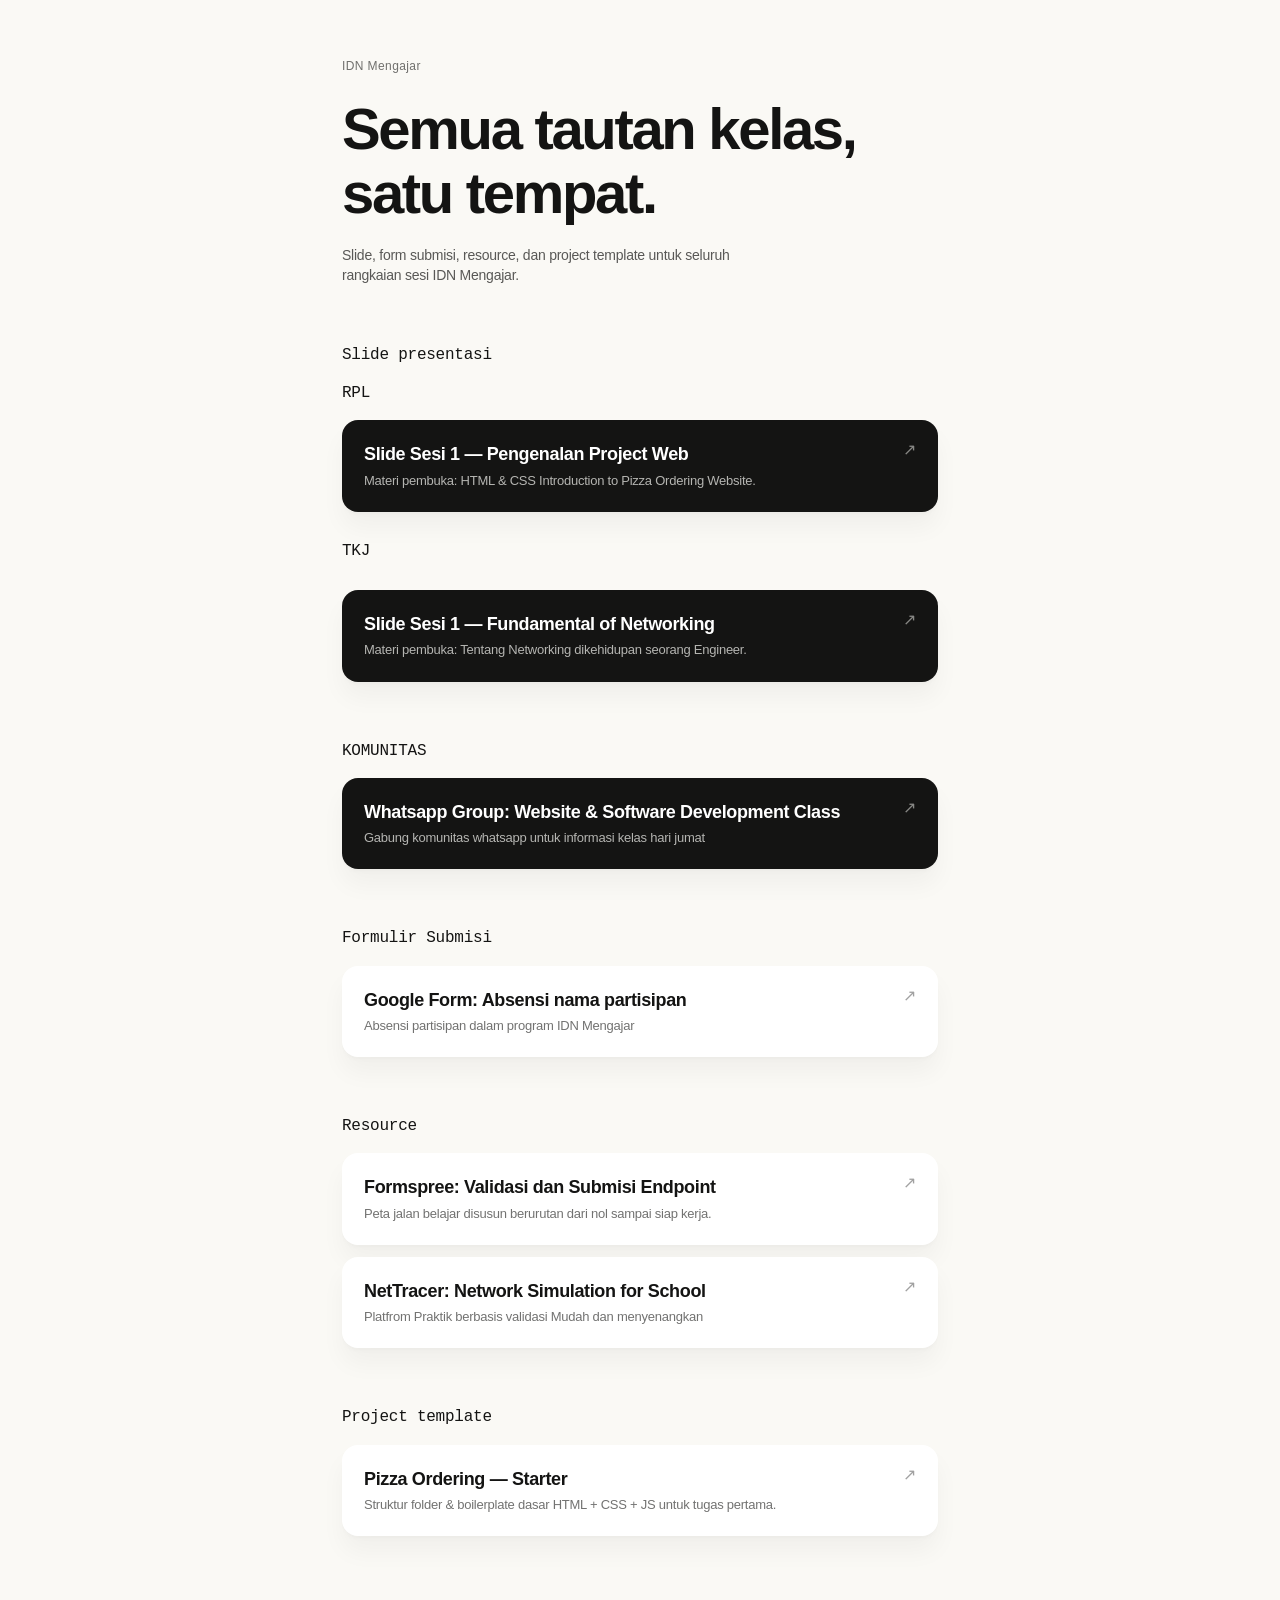
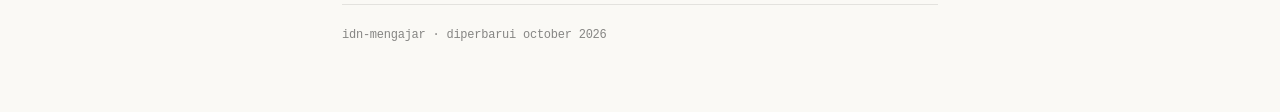
<file: index.html>
<!DOCTYPE html>
<html lang="id">
<head>
  <meta charset="UTF-8" />
  <meta name="viewport" content="width=device-width, initial-scale=1.0" />
  <title>IDN Mengajar — Tautan</title>
  <meta name="description" content="Kumpulan tautan penting untuk program IDN Mengajar: slide, form, resource, dan project template." />
  <link rel="stylesheet" href="styles.css" />
</head>
<body>

  <main class="page">

    <!-- ============ HEADER ============ -->
    <header class="intro">
      <p class="intro-eyebrow">IDN Mengajar</p>
      <h1 class="intro-title">Semua tautan kelas,<br />satu tempat.</h1>
      <p class="intro-desc">
        Slide, form submisi, resource, dan project template
        untuk seluruh rangkaian sesi IDN Mengajar.
      </p>
    </header>

    <!-- ============ SLIDE PRESENTASI ============ -->
    <section class="group">
      <h2 class="group-label">Slide presentasi</h2>

      <h3 class="group-label">RPL</h3>
      <ul class="cards">

        <!-- · Edit link di bawah · -->
        <li>
          <a class="card card--featured" target="_blank" rel="noopener noreferrer" href="https://canva.link/sb4bt3cz6cwu4sk">
            <h3 class="card-title">Slide Sesi 1 — Pengenalan Project Web</h3>
            <p class="card-desc">Materi pembuka: HTML & CSS Introduction to Pizza Ordering Website.</p>
          </a>
        </li>

        <h3 class="group-label">TKJ</h3>
        
        <li>
          <a class="card card--featured" target="_blank" rel="noopener noreferrer" href="./assets/presentation/Fundamental Jaringan Komputer.html">
            <h3 class="card-title">Slide Sesi 1 — Fundamental of Networking</h3>
            <p class="card-desc">Materi pembuka: Tentang Networking dikehidupan seorang Engineer.</p>
          </a>
        </li>

      </ul>

      

    </section>

    <!-- ============ KOMUNITAS ============ -->
    <section class="group">
      <h2 class="group-label">KOMUNITAS</h2>
      <ul class="cards">
        <li>
          <a href="https://chat.whatsapp.com/HWalLaLTvtPLDHMzsXIfky" class="card card--featured">
            <h3 class="card-title">Whatsapp Group: Website & Software Development Class</h3>
            <p class="card-desc">Gabung komunitas whatsapp untuk informasi kelas hari jumat</p>
          </a>
        </li>
      </ul>
    </section>

    <!-- ============ FORMULIR ============ -->
    <section class="group">
      <h2 class="group-label">Formulir Submisi</h2>
      <ul class="cards">
        <li>
          <a href="http://bit.ly/absensikelasidn" class="card">
            <h3 class="card-title">Google Form: Absensi nama partisipan</h3>
            <p class="card-desc">Absensi partisipan dalam program IDN Mengajar</p>
          </a>
        </li>
      </ul>
    </section>

    <!-- ============ RESOURCE ============ -->
    <section class="group">
      <h2 class="group-label">Resource</h2>
      <ul class="cards">
        <li>
          <a class="card" href="#">
            <h3 class="card-title">Formspree: Validasi dan Submisi Endpoint</h3>
            <p class="card-desc">Peta jalan belajar disusun berurutan dari nol sampai siap kerja.</p>
          </a>
        </li>
        <li>
          <a class="card" target="_blank" rel="noopener noreferrer" href="https://ringgadev.github.io/NetTracer-Network-Simulation-for-School/">
            <h3 class="card-title">NetTracer: Network Simulation for School</h3>
            <p class="card-desc">Platfrom Praktik berbasis validasi Mudah dan menyenangkan</p>
          </a>
        </li>
      </ul>
    </section>

    <!-- ============ PROJECT TEMPLATE ============ -->
    <section class="group">
      <h2 class="group-label">Project template</h2>
      <ul class="cards">
        <li>
          <a class="card" target="_blank" rel="noopener noreferrer" href="https://drive.google.com/file/d/1Ea20PRDojtZ92Ft_g9XP4uma_DFIi_ob/view?usp=drive_link">
            <h3 class="card-title">Pizza Ordering — Starter</h3>
            <p class="card-desc">Struktur folder & boilerplate dasar HTML + CSS + JS untuk tugas pertama.</p>
          </a>
        </li>
      </ul>
    </section>

    <!-- ============ FOOTER ============ -->
    <footer class="foot">
      <p>idn-mengajar · diperbarui october 2026</p>
    </footer>

  </main>

</body>
</html>
</file>
<file: styles.css>
/* ============================================================
   IDN Mengajar — all-in-one links
   Style guideline: anthropic-DESIGN.md
   Palette : bg #FAF9F5 · ink #141413
   Type    : 58px display / 1.1 lh · 12px body / -0.24px tracking
   Spacing : [2,4,8,12,16,22,58,68] · Radius: 8/16/24
   Break   : 768px
   ============================================================ */

* { margin: 0; padding: 0; box-sizing: border-box; }

html { -webkit-text-size-adjust: 100%; }

body {
  font-family: 'Anthropic Sans', 'Segoe UI', Arial, sans-serif;
  background: #faf9f5;
  color: #141413;
  font-size: 12px;
  letter-spacing: -0.24px;
  line-height: 1.4;
  -webkit-font-smoothing: antialiased;
}

.page {
  max-width: 640px;
  margin: 0 auto;
  padding: 58px 22px 68px;
}

/* ---------- intro ---------- */
.intro { margin-bottom: 58px; }

.intro-eyebrow {
  font-size: 12px;
  letter-spacing: 0.4px;
  color: #14141399; /* #141413 @ 60% */
  margin-bottom: 22px;
}

.intro-title {
  font-size: clamp(34px, 9vw, 58px);
  font-weight: 700;
  line-height: 1.1;
  letter-spacing: -0.04em;
  margin-bottom: 22px;
}

.intro-desc {
  max-width: 420px; /* < 80 chars */
  font-size: 14px;
  color: #141413b3; /* ~70% */
}

/* ---------- group ---------- */
.group { margin-bottom: 58px; }
.group:last-of-type { margin-bottom: 68px; }

.group-label {
  font-family: 'Anthropic Mono', 'Cascadia Mono', 'Consolas', monospace;
  font-size: 16px;
  font-weight: 400;
  margin-bottom: 16px;
  margin-top: 16px;
}

/* ---------- cards ---------- */
.cards {
  list-style: none;
  display: grid;
  gap: 12px;
}

.card {
  display: block;
  position: relative;
  background: #ffffff;
  border-radius: 16px;
  padding: 22px 58px 22px 22px; /* right space utk arrow */
  box-shadow:
    rgba(0,0,0,0.01) 0 2px 2px 0,
    rgba(0,0,0,0.02) 0 4px 4px 0,
    rgba(0,0,0,0.04) 0 16px 24px 0;
  text-decoration: none;
  color: inherit;
  transition:
    transform 200ms cubic-bezier(0.16, 1, 0.3, 1),
    box-shadow 200ms cubic-bezier(0.16, 1, 0.3, 1);
}

.card::after {
  content: '↗';
  position: absolute;
  right: 22px;
  top: 20px;
  font-family: 'Anthropic Mono', 'Cascadia Mono', 'Consolas', monospace;
  font-size: 16px;
  color: #14141366;
  transition: transform 200ms cubic-bezier(0.16, 1, 0.3, 1);
}

.card:hover {
  transform: translateY(-2px);
  box-shadow:
    rgba(0,0,0,0.01) 0 2px 2px 0,
    rgba(0,0,0,0.02) 0 4px 4px 0,
    rgba(0,0,0,0.08) 0 16px 24px 0;
}

.card:hover::after {
  transform: translate(2px, -2px);
  color: #141413;
}

.card-title {
  font-size: 18px;
  font-weight: 700;
  letter-spacing: -0.02em;
  margin-bottom: 4px;
}

.card-desc {
  font-size: 13px;
  color: #14141399;
}

/* ---------- featured (dark) card ---------- */
.card--featured,
.card--featured:hover {
  background: #141413;
  color: #ffffff;
}

.card--featured .card-title {
  color: #ffffff;
}

.card--featured .card-desc {
  color: #faf9f5b3;
}

.card--featured::after {
  color: #faf9f580;
}

.card--featured:hover::after {
  color: #faf9f5;
}

/* ---------- entrance reveal ---------- */
.intro,
.group {
  animation: rise 800ms cubic-bezier(0.16, 1, 0.3, 1) both;
}

.group:nth-of-type(1) { animation-delay: 100ms; }
.group:nth-of-type(2) { animation-delay: 200ms; }
.group:nth-of-type(3) { animation-delay: 300ms; }
.group:nth-of-type(4) { animation-delay: 400ms; }

@keyframes rise {
  from { opacity: 0; transform: translateY(12px); }
  to   { opacity: 1; transform: translateY(0); }
}

/* ---------- footer ---------- */
.foot {
  padding-top: 22px;
  border-top: 1px solid #1414131a;
  font-family: 'Anthropic Mono', 'Cascadia Mono', 'Consolas', monospace;
  font-size: 12px;
  color: #14141380;
}

/* ---------- a11y ---------- */
:focus-visible {
  outline: 2px solid #141413;
  outline-offset: 2px;
  border-radius: 8px;
}

@media (prefers-reduced-motion: reduce) {
  .card,
  .card::after {
    transition: none;
  }
  .card:hover { transform: none; }
  .card:hover::after { transform: none; }
  .intro,
  .group {
    animation: none;
  }
}

/* ---------- mobile ---------- */
@media (max-width: 768px) {
  .page { padding: 34px 16px 48px; }
  .intro { margin-bottom: 34px; }
  .group { margin-bottom: 34px; }
  .group:last-of-type { margin-bottom: 48px; }
  .card { padding: 18px; }
}
</file>
